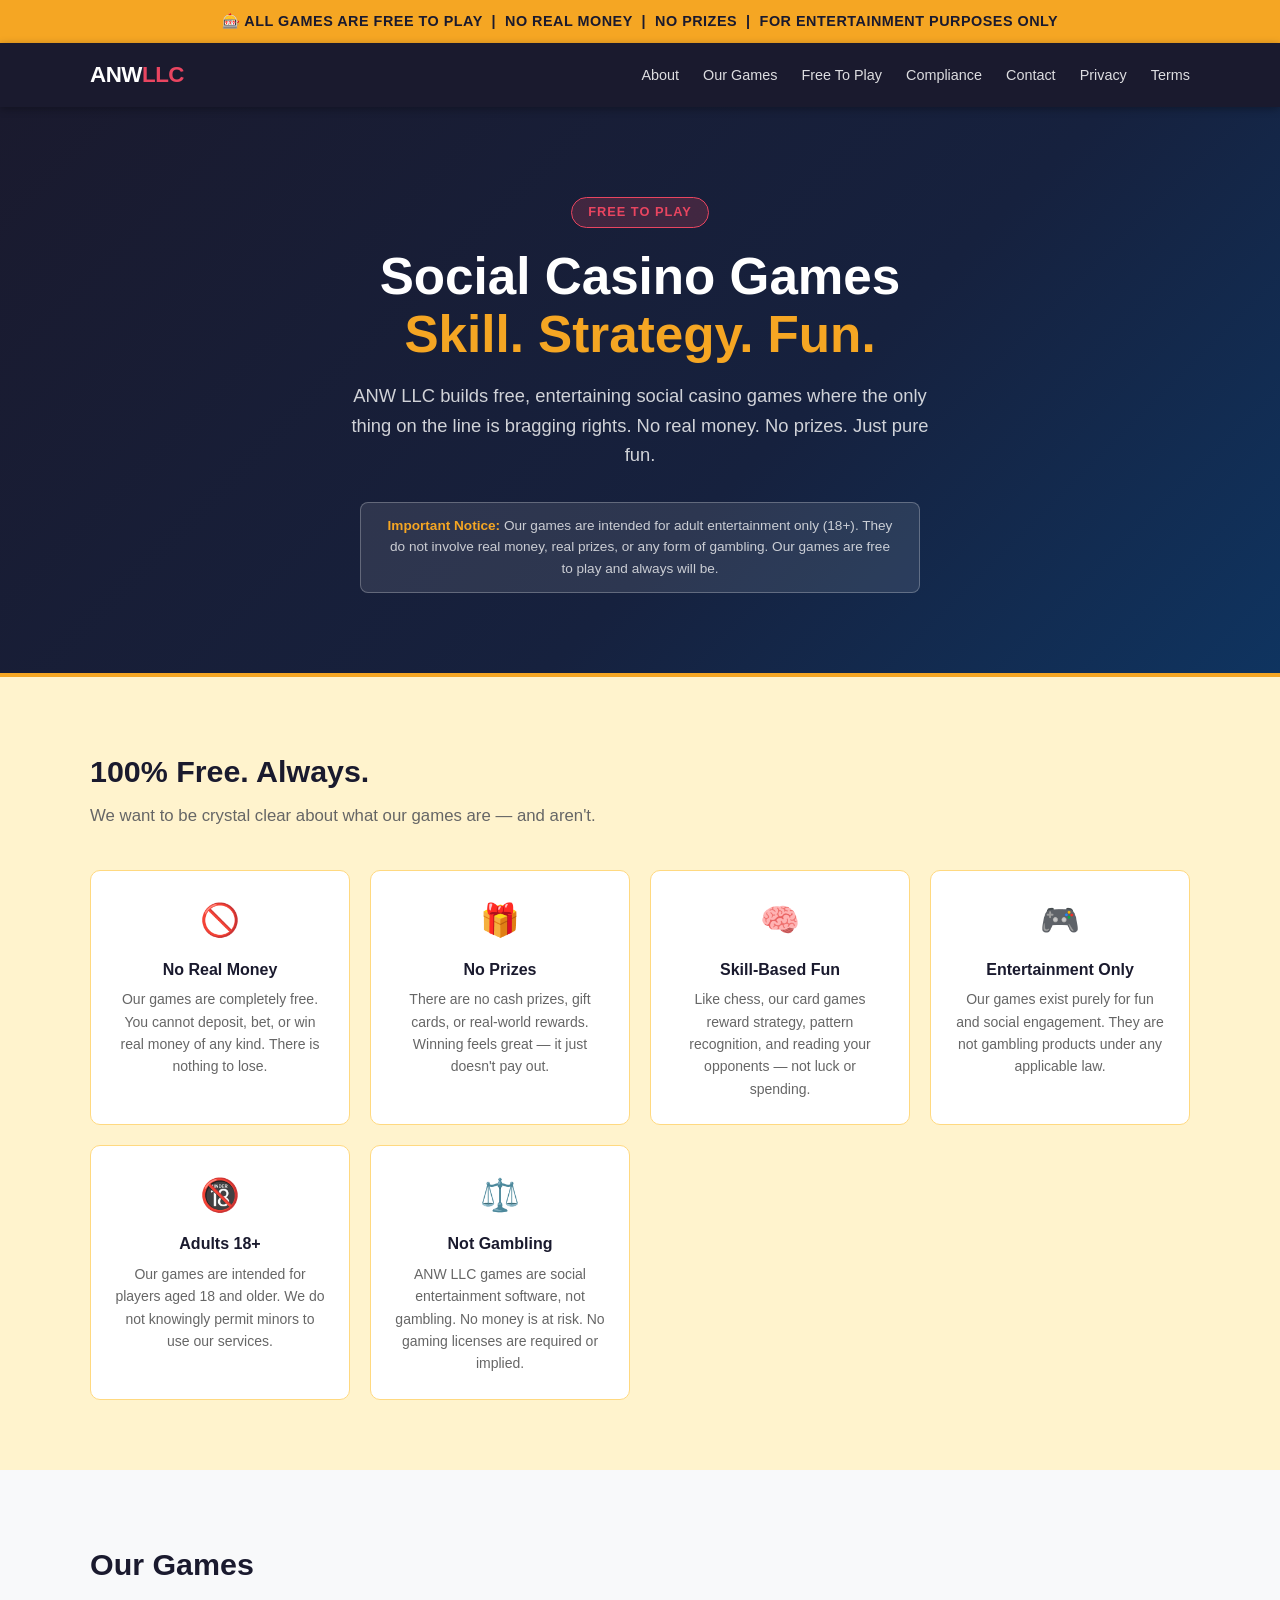
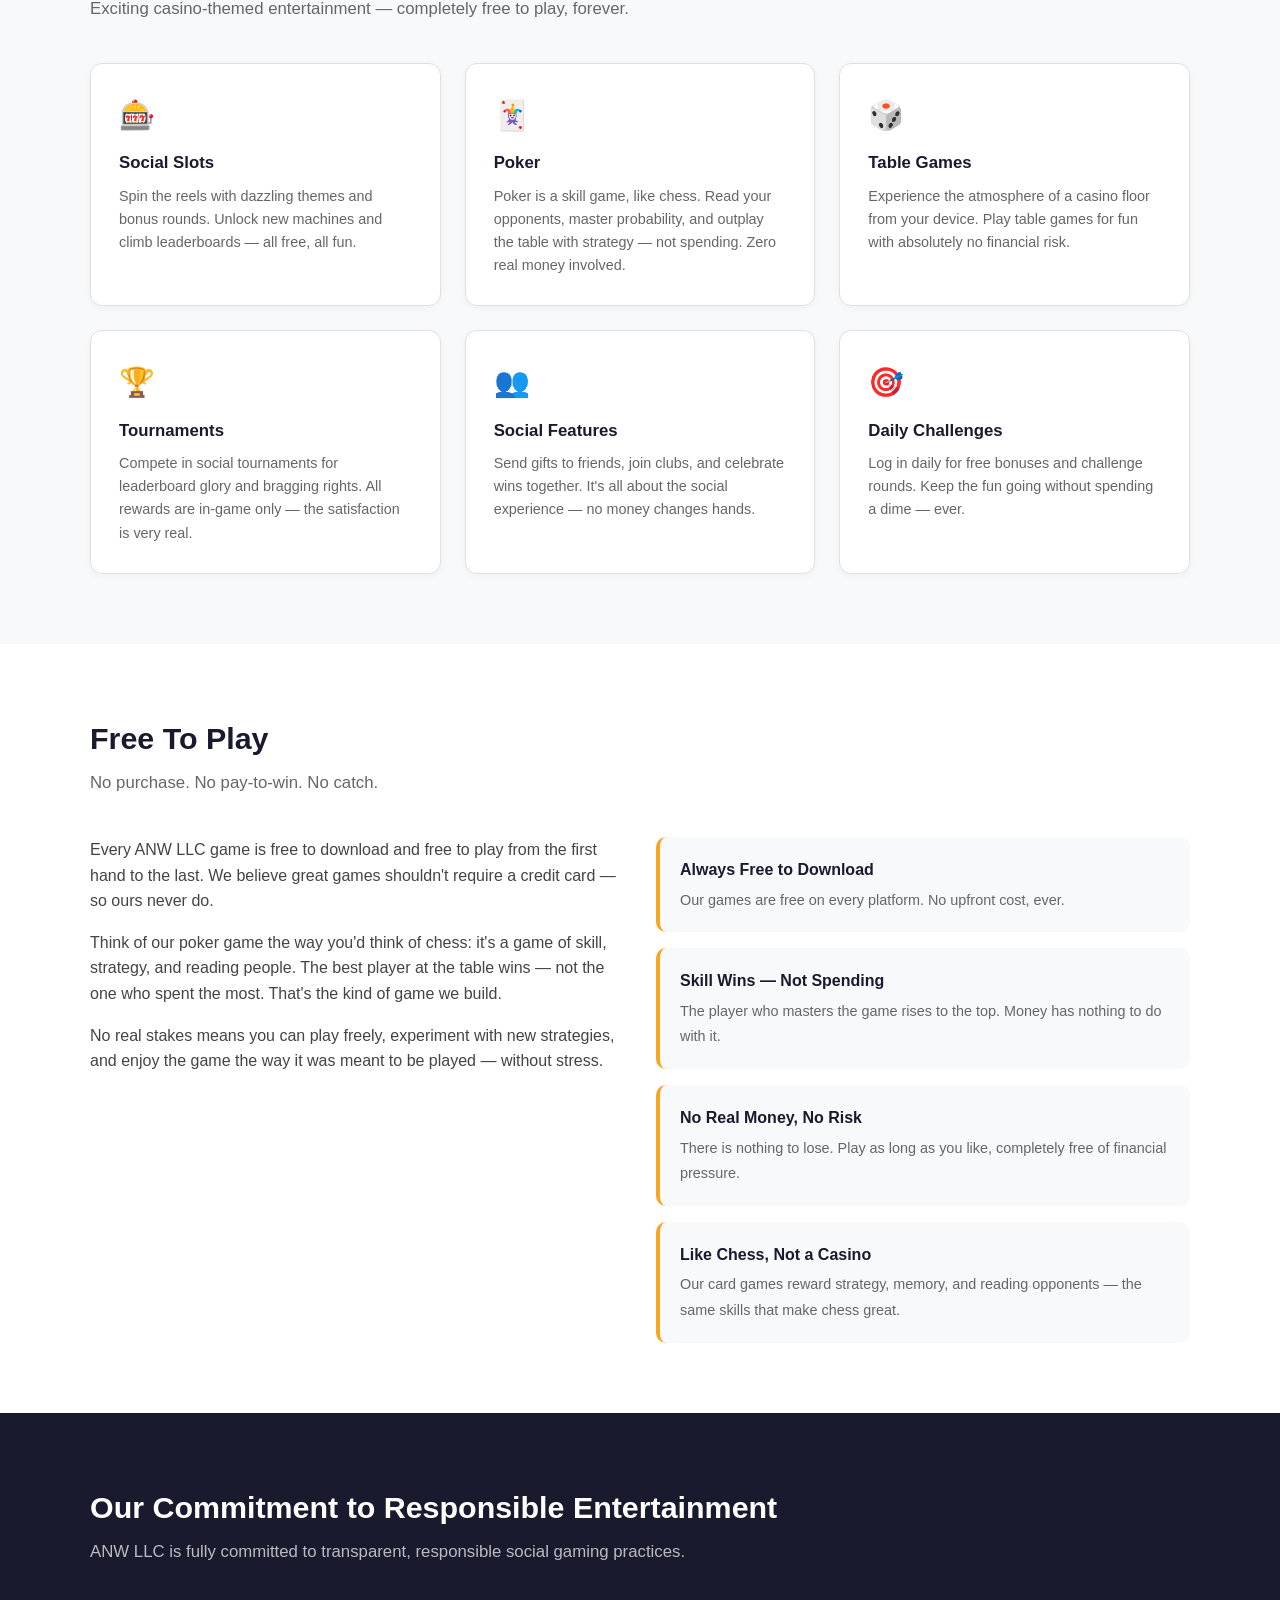
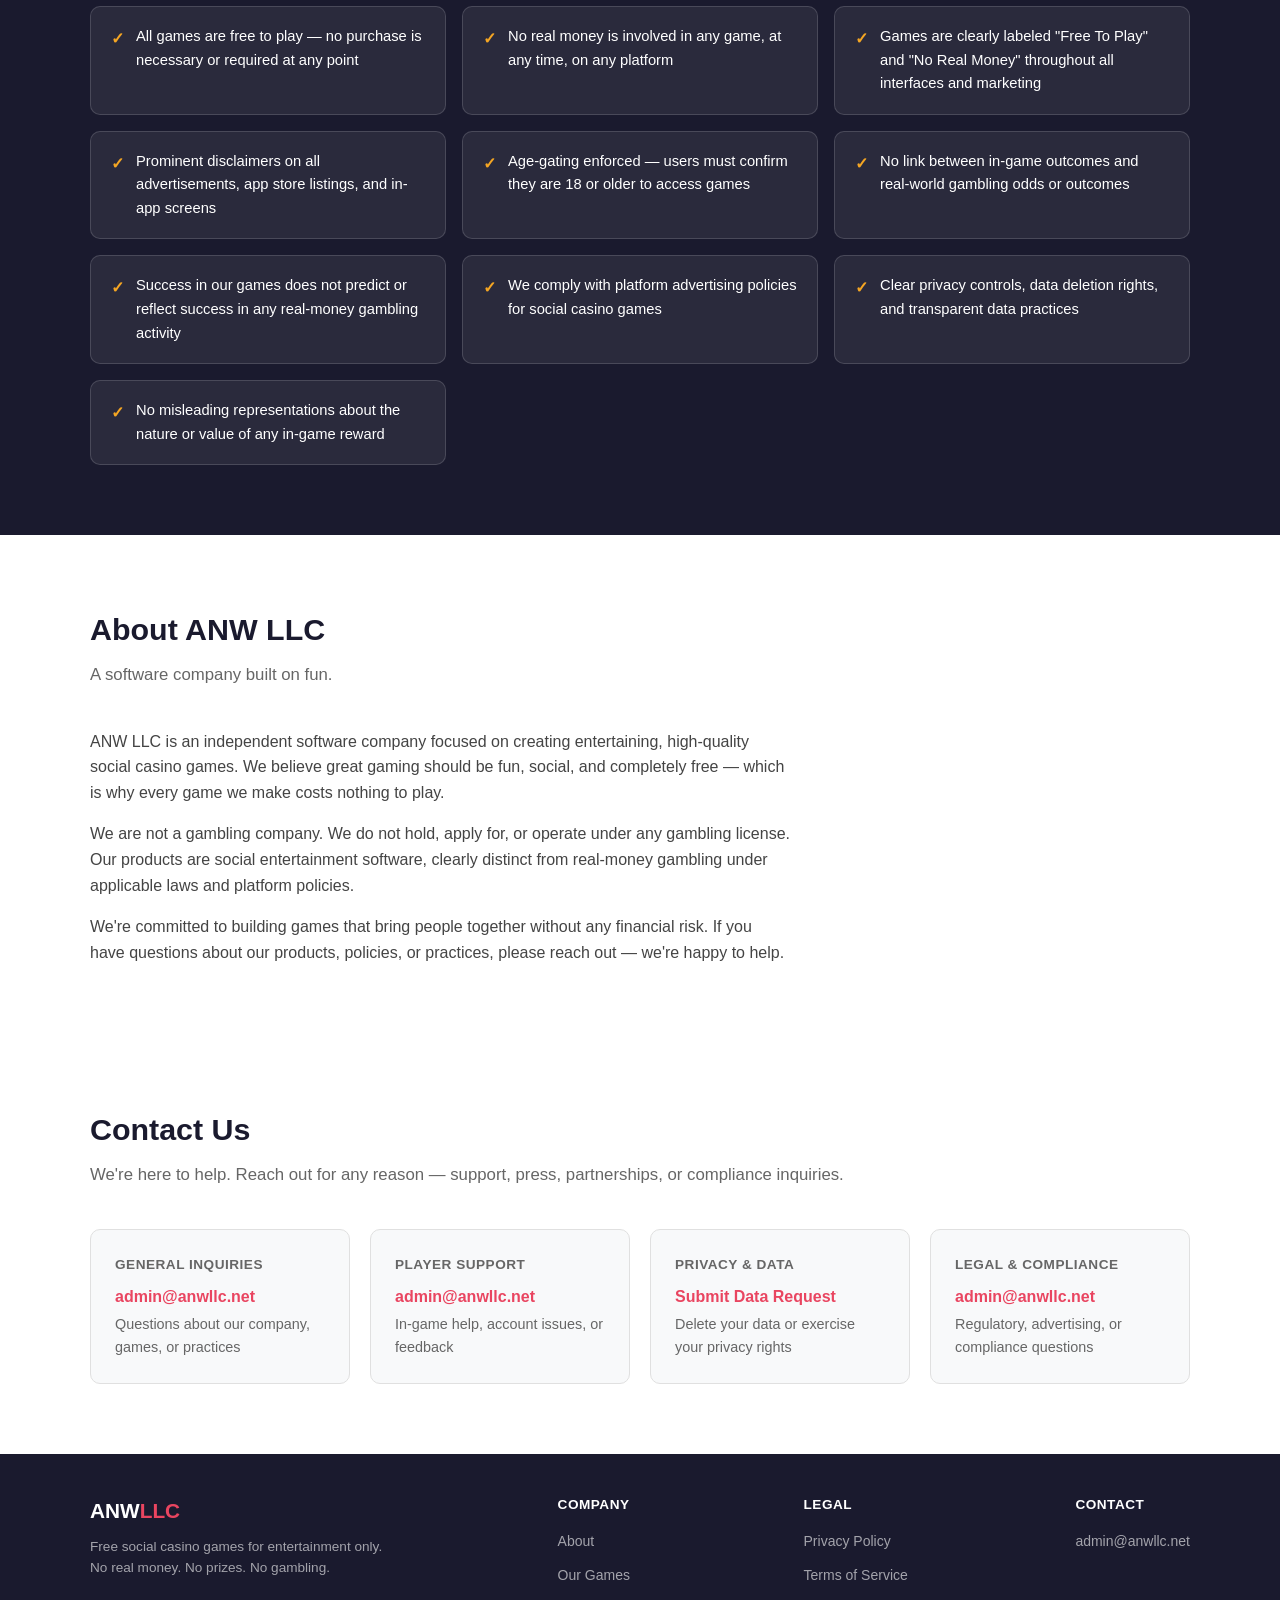
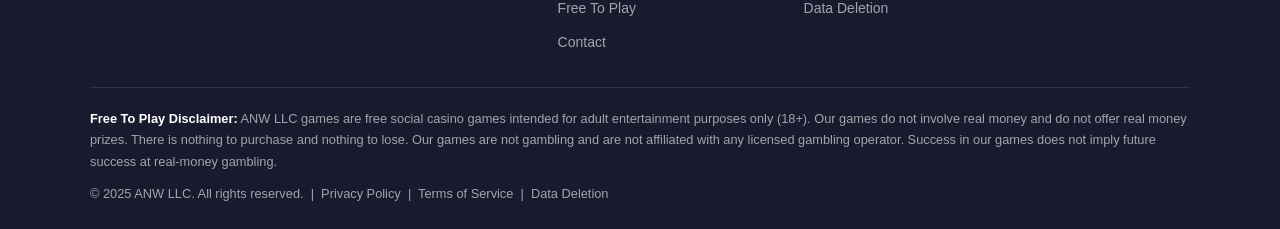
<file: index.html>
<!DOCTYPE html>
<html lang="en">
<head>
  <meta charset="UTF-8" />
  <meta name="viewport" content="width=device-width, initial-scale=1.0" />
  <title>ANW LLC — Free Social Casino Games</title>
  <meta name="description" content="ANW LLC makes free social casino-style games. No real money, no prizes, no gambling. Skill-based card games and social entertainment for adults 18+." />
  <link rel="stylesheet" href="styles.css" />
</head>
<body>

<div class="play-money-bar">
  🎰 ALL GAMES ARE FREE TO PLAY &nbsp;|&nbsp; NO REAL MONEY &nbsp;|&nbsp; NO PRIZES &nbsp;|&nbsp; FOR ENTERTAINMENT PURPOSES ONLY
</div>

<nav>
  <div class="nav-inner">
    <a href="index.html" class="nav-logo">ANW<span>LLC</span></a>
    <ul class="nav-links">
      <li><a href="#about">About</a></li>
      <li><a href="#games">Our Games</a></li>
      <li><a href="#free-to-play">Free To Play</a></li>
      <li><a href="#compliance">Compliance</a></li>
      <li><a href="#contact">Contact</a></li>
      <li><a href="privacy-policy.html">Privacy</a></li>
      <li><a href="terms.html">Terms</a></li>
    </ul>
  </div>
</nav>

<!-- HERO -->
<section class="hero">
  <div class="hero-inner">
    <div class="hero-badge">Free To Play</div>
    <h1>Social Casino Games<br /><em>Skill. Strategy. Fun.</em></h1>
    <p>ANW LLC builds free, entertaining social casino games where the only thing on the line is bragging rights. No real money. No prizes. Just pure fun.</p>
    <div class="hero-disclaimer">
      <strong>Important Notice:</strong> Our games are intended for adult entertainment only (18+). They do not involve real money, real prizes, or any form of gambling. Our games are free to play and always will be.
    </div>
  </div>
</section>

<!-- PLAY MONEY DISCLAIMER CARDS -->
<section class="disclaimer-section" id="about">
  <div class="section-inner">
    <h2 class="section-title">100% Free. Always.</h2>
    <p class="section-sub">We want to be crystal clear about what our games are — and aren't.</p>
    <div class="disclaimer-grid">
      <div class="disclaimer-card">
        <div class="disclaimer-icon">🚫</div>
        <h3>No Real Money</h3>
        <p>Our games are completely free. You cannot deposit, bet, or win real money of any kind. There is nothing to lose.</p>
      </div>
      <div class="disclaimer-card">
        <div class="disclaimer-icon">🎁</div>
        <h3>No Prizes</h3>
        <p>There are no cash prizes, gift cards, or real-world rewards. Winning feels great — it just doesn't pay out.</p>
      </div>
      <div class="disclaimer-card">
        <div class="disclaimer-icon">🧠</div>
        <h3>Skill-Based Fun</h3>
        <p>Like chess, our card games reward strategy, pattern recognition, and reading your opponents — not luck or spending.</p>
      </div>
      <div class="disclaimer-card">
        <div class="disclaimer-icon">🎮</div>
        <h3>Entertainment Only</h3>
        <p>Our games exist purely for fun and social engagement. They are not gambling products under any applicable law.</p>
      </div>
      <div class="disclaimer-card">
        <div class="disclaimer-icon">🔞</div>
        <h3>Adults 18+</h3>
        <p>Our games are intended for players aged 18 and older. We do not knowingly permit minors to use our services.</p>
      </div>
      <div class="disclaimer-card">
        <div class="disclaimer-icon">⚖️</div>
        <h3>Not Gambling</h3>
        <p>ANW LLC games are social entertainment software, not gambling. No money is at risk. No gaming licenses are required or implied.</p>
      </div>
    </div>
  </div>
</section>

<!-- OUR GAMES -->
<section class="features-section" id="games">
  <div class="section-inner">
    <h2 class="section-title">Our Games</h2>
    <p class="section-sub">Exciting casino-themed entertainment — completely free to play, forever.</p>
    <div class="features-grid">
      <div class="feature-card">
        <div class="feature-icon">🎰</div>
        <h3>Social Slots</h3>
        <p>Spin the reels with dazzling themes and bonus rounds. Unlock new machines and climb leaderboards — all free, all fun.</p>
      </div>
      <div class="feature-card">
        <div class="feature-icon">🃏</div>
        <h3>Poker</h3>
        <p>Poker is a skill game, like chess. Read your opponents, master probability, and outplay the table with strategy — not spending. Zero real money involved.</p>
      </div>
      <div class="feature-card">
        <div class="feature-icon">🎲</div>
        <h3>Table Games</h3>
        <p>Experience the atmosphere of a casino floor from your device. Play table games for fun with absolutely no financial risk.</p>
      </div>
      <div class="feature-card">
        <div class="feature-icon">🏆</div>
        <h3>Tournaments</h3>
        <p>Compete in social tournaments for leaderboard glory and bragging rights. All rewards are in-game only — the satisfaction is very real.</p>
      </div>
      <div class="feature-card">
        <div class="feature-icon">👥</div>
        <h3>Social Features</h3>
        <p>Send gifts to friends, join clubs, and celebrate wins together. It's all about the social experience — no money changes hands.</p>
      </div>
      <div class="feature-card">
        <div class="feature-icon">🎯</div>
        <h3>Daily Challenges</h3>
        <p>Log in daily for free bonuses and challenge rounds. Keep the fun going without spending a dime — ever.</p>
      </div>
    </div>
  </div>
</section>

<!-- FREE TO PLAY -->
<section style="background:#fff; padding: 70px 24px;" id="free-to-play">
  <div class="section-inner">
    <h2 class="section-title">Free To Play</h2>
    <p class="section-sub">No purchase. No pay-to-win. No catch.</p>
    <div style="display:grid; grid-template-columns: repeat(auto-fit, minmax(280px, 1fr)); gap: 32px; max-width: var(--max-w); margin-top:8px;">
      <div>
        <p style="font-size:1rem; color:#444; margin-bottom:16px;">Every ANW LLC game is free to download and free to play from the first hand to the last. We believe great games shouldn't require a credit card — so ours never do.</p>
        <p style="font-size:1rem; color:#444; margin-bottom:16px;">Think of our poker game the way you'd think of chess: it's a game of skill, strategy, and reading people. The best player at the table wins — not the one who spent the most. That's the kind of game we build.</p>
        <p style="font-size:1rem; color:#444;">No real stakes means you can play freely, experiment with new strategies, and enjoy the game the way it was meant to be played — without stress.</p>
      </div>
      <div style="display:flex; flex-direction:column; gap:16px;">
        <div style="background:#f8f9fa; border-radius:10px; padding:20px; border-left:4px solid var(--accent2);">
          <strong style="display:block; margin-bottom:4px; color:var(--primary);">Always Free to Download</strong>
          <span style="font-size:0.9rem; color:#666;">Our games are free on every platform. No upfront cost, ever.</span>
        </div>
        <div style="background:#f8f9fa; border-radius:10px; padding:20px; border-left:4px solid var(--accent2);">
          <strong style="display:block; margin-bottom:4px; color:var(--primary);">Skill Wins — Not Spending</strong>
          <span style="font-size:0.9rem; color:#666;">The player who masters the game rises to the top. Money has nothing to do with it.</span>
        </div>
        <div style="background:#f8f9fa; border-radius:10px; padding:20px; border-left:4px solid var(--accent2);">
          <strong style="display:block; margin-bottom:4px; color:var(--primary);">No Real Money, No Risk</strong>
          <span style="font-size:0.9rem; color:#666;">There is nothing to lose. Play as long as you like, completely free of financial pressure.</span>
        </div>
        <div style="background:#f8f9fa; border-radius:10px; padding:20px; border-left:4px solid var(--accent2);">
          <strong style="display:block; margin-bottom:4px; color:var(--primary);">Like Chess, Not a Casino</strong>
          <span style="font-size:0.9rem; color:#666;">Our card games reward strategy, memory, and reading opponents — the same skills that make chess great.</span>
        </div>
      </div>
    </div>
  </div>
</section>

<!-- ADVERTISING COMPLIANCE -->
<section class="compliance-section" id="compliance">
  <div class="section-inner">
    <h2 class="section-title">Our Commitment to Responsible Entertainment</h2>
    <p class="section-sub">ANW LLC is fully committed to transparent, responsible social gaming practices.</p>
    <ul class="compliance-list">
      <li>All games are free to play — no purchase is necessary or required at any point</li>
      <li>No real money is involved in any game, at any time, on any platform</li>
      <li>Games are clearly labeled "Free To Play" and "No Real Money" throughout all interfaces and marketing</li>
      <li>Prominent disclaimers on all advertisements, app store listings, and in-app screens</li>
      <li>Age-gating enforced — users must confirm they are 18 or older to access games</li>
      <li>No link between in-game outcomes and real-world gambling odds or outcomes</li>
      <li>Success in our games does not predict or reflect success in any real-money gambling activity</li>
      <li>We comply with platform advertising policies for social casino games</li>
      <li>Clear privacy controls, data deletion rights, and transparent data practices</li>
      <li>No misleading representations about the nature or value of any in-game reward</li>
    </ul>
  </div>
</section>

<!-- ABOUT THE COMPANY -->
<section style="background:#fff; padding: 70px 24px;">
  <div class="section-inner">
    <h2 class="section-title">About ANW LLC</h2>
    <p class="section-sub">A software company built on fun.</p>
    <div style="max-width:700px;">
      <p style="font-size:1rem; color:#444; margin-bottom:16px;">ANW LLC is an independent software company focused on creating entertaining, high-quality social casino games. We believe great gaming should be fun, social, and completely free — which is why every game we make costs nothing to play.</p>
      <p style="font-size:1rem; color:#444; margin-bottom:16px;">We are not a gambling company. We do not hold, apply for, or operate under any gambling license. Our products are social entertainment software, clearly distinct from real-money gambling under applicable laws and platform policies.</p>
      <p style="font-size:1rem; color:#444;">We're committed to building games that bring people together without any financial risk. If you have questions about our products, policies, or practices, please reach out — we're happy to help.</p>
    </div>
  </div>
</section>

<!-- CONTACT -->
<section class="contact-section" id="contact">
  <div class="section-inner">
    <h2 class="section-title">Contact Us</h2>
    <p class="section-sub">We're here to help. Reach out for any reason — support, press, partnerships, or compliance inquiries.</p>
    <div class="contact-grid">
      <div class="contact-card">
        <h3>General Inquiries</h3>
        <a href="mailto:admin@anwllc.net">admin@anwllc.net</a>
        <p>Questions about our company, games, or practices</p>
      </div>
      <div class="contact-card">
        <h3>Player Support</h3>
        <a href="mailto:admin@anwllc.net">admin@anwllc.net</a>
        <p>In-game help, account issues, or feedback</p>
      </div>
      <div class="contact-card">
        <h3>Privacy &amp; Data</h3>
        <a href="data-deletion.html">Submit Data Request</a>
        <p>Delete your data or exercise your privacy rights</p>
      </div>
      <div class="contact-card">
        <h3>Legal &amp; Compliance</h3>
        <a href="mailto:admin@anwllc.net">admin@anwllc.net</a>
        <p>Regulatory, advertising, or compliance questions</p>
      </div>
    </div>
  </div>
</section>

<!-- FOOTER -->
<footer>
  <div class="footer-inner">
    <div class="footer-top">
      <div class="footer-brand">
        <h2>ANW<span>LLC</span></h2>
        <p>Free social casino games for entertainment only. No real money. No prizes. No gambling.</p>
      </div>
      <div class="footer-links">
        <h4>Company</h4>
        <ul>
          <li><a href="#about">About</a></li>
          <li><a href="#games">Our Games</a></li>
          <li><a href="#free-to-play">Free To Play</a></li>
          <li><a href="#contact">Contact</a></li>
        </ul>
      </div>
      <div class="footer-links">
        <h4>Legal</h4>
        <ul>
          <li><a href="privacy-policy.html">Privacy Policy</a></li>
          <li><a href="terms.html">Terms of Service</a></li>
          <li><a href="data-deletion.html">Data Deletion</a></li>
        </ul>
      </div>
      <div class="footer-links">
        <h4>Contact</h4>
        <ul>
          <li><a href="mailto:admin@anwllc.net">admin@anwllc.net</a></li>
        </ul>
      </div>
    </div>
    <div class="footer-disclaimer">
      <p><strong style="color:#fff;">Free To Play Disclaimer:</strong> ANW LLC games are free social casino games intended for adult entertainment purposes only (18+). Our games do not involve real money and do not offer real money prizes. There is nothing to purchase and nothing to lose. Our games are not gambling and are not affiliated with any licensed gambling operator. Success in our games does not imply future success at real-money gambling.</p>
      <p style="margin-top:10px;">© 2025 ANW LLC. All rights reserved. &nbsp;|&nbsp; <a href="privacy-policy.html" style="color:rgba(255,255,255,0.6);">Privacy Policy</a> &nbsp;|&nbsp; <a href="terms.html" style="color:rgba(255,255,255,0.6);">Terms of Service</a> &nbsp;|&nbsp; <a href="data-deletion.html" style="color:rgba(255,255,255,0.6);">Data Deletion</a></p>
    </div>
  </div>
</footer>

</body>
</html>
</file>
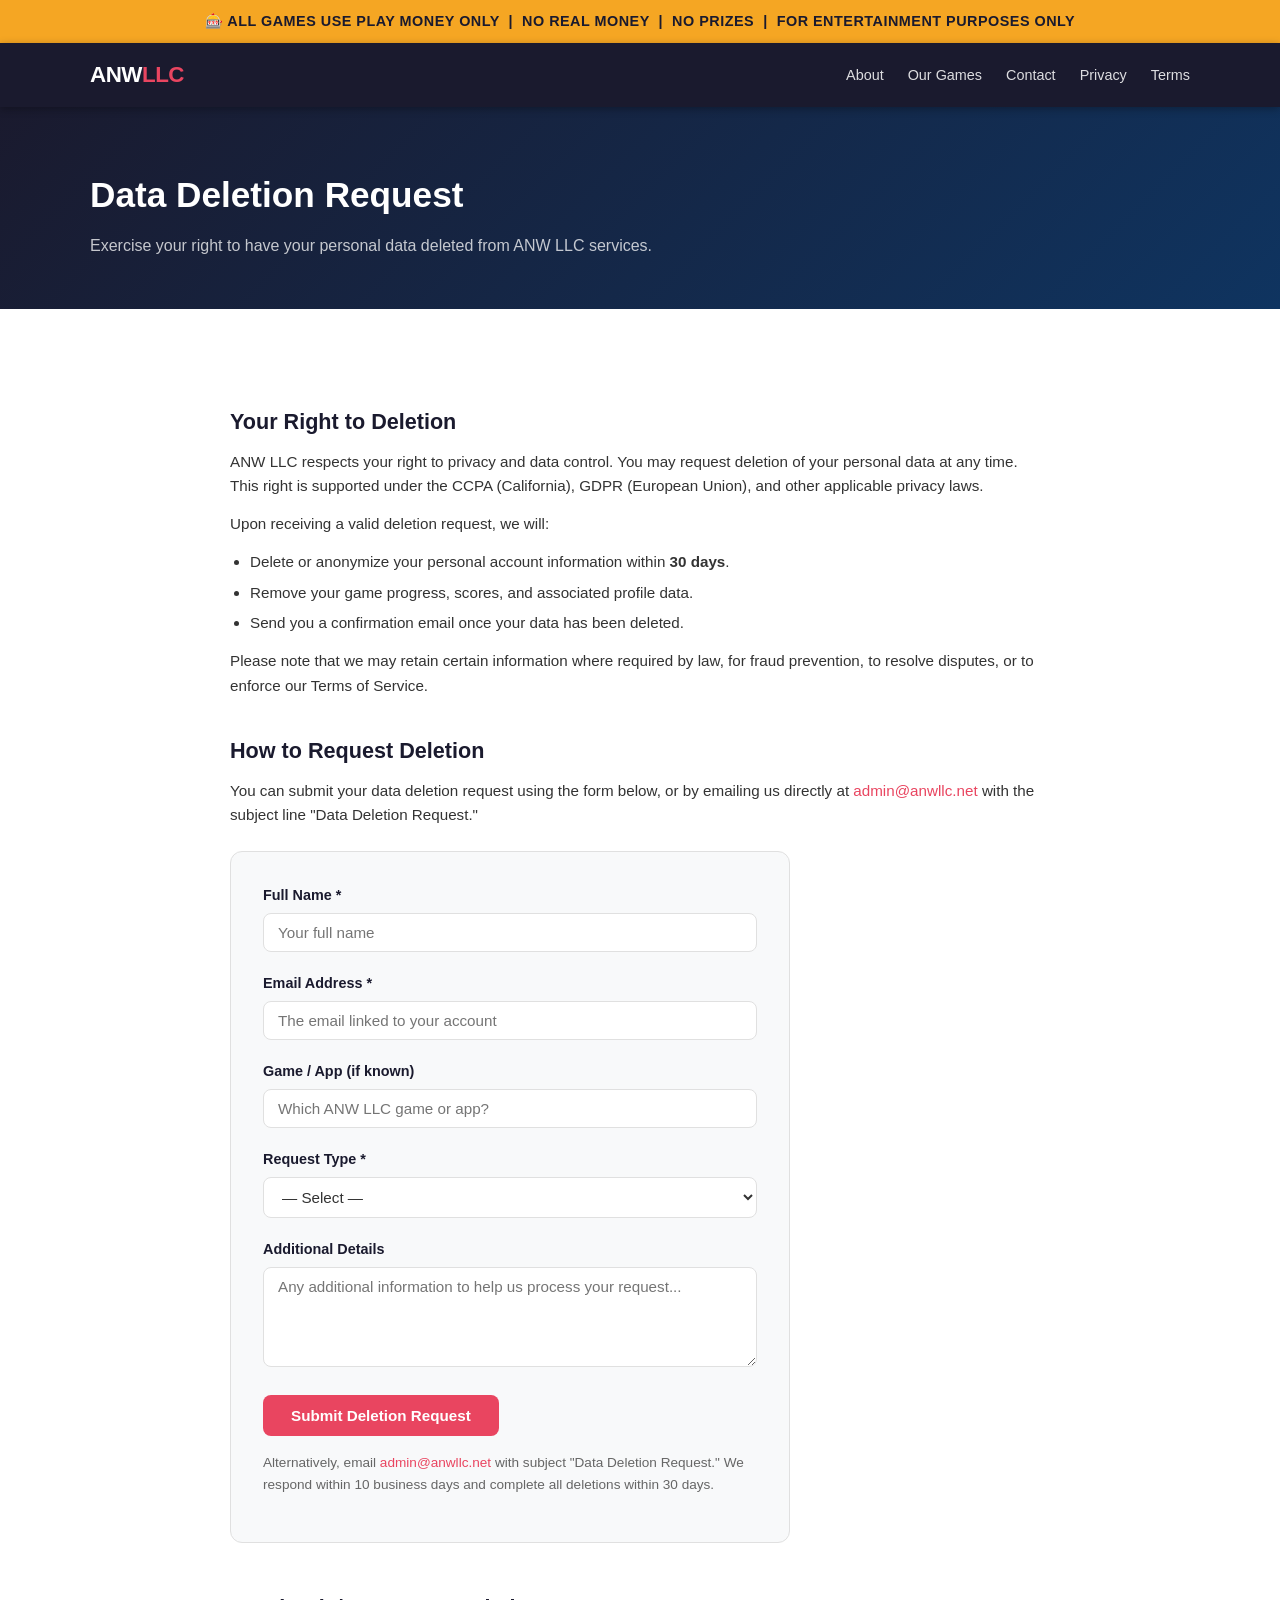
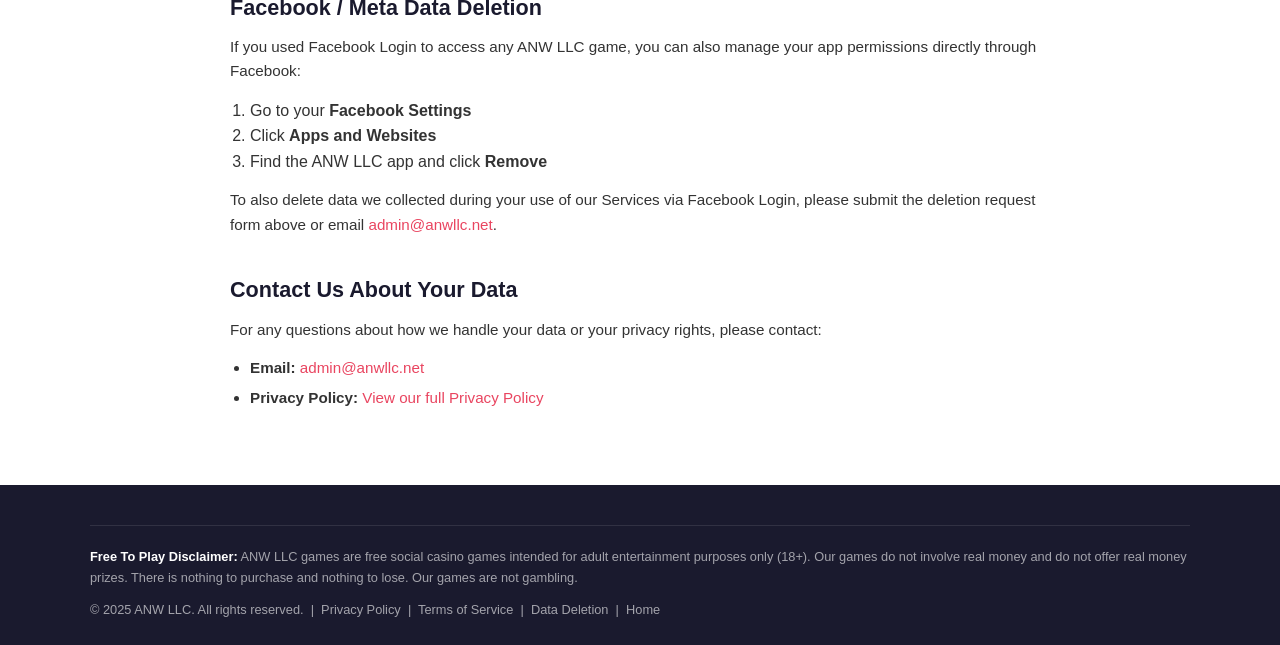
<file: data-deletion.html>
<!DOCTYPE html>
<html lang="en">
<head>
  <meta charset="UTF-8" />
  <meta name="viewport" content="width=device-width, initial-scale=1.0" />
  <title>Data Deletion Request — ANW LLC</title>
  <meta name="description" content="Request deletion of your personal data from ANW LLC services." />
  <link rel="stylesheet" href="styles.css" />
</head>
<body>

<div class="play-money-bar">
  🎰 ALL GAMES USE PLAY MONEY ONLY &nbsp;|&nbsp; NO REAL MONEY &nbsp;|&nbsp; NO PRIZES &nbsp;|&nbsp; FOR ENTERTAINMENT PURPOSES ONLY
</div>

<nav>
  <div class="nav-inner">
    <a href="index.html" class="nav-logo">ANW<span>LLC</span></a>
    <ul class="nav-links">
      <li><a href="index.html#about">About</a></li>
      <li><a href="index.html#games">Our Games</a></li>
      <li><a href="index.html#contact">Contact</a></li>
      <li><a href="privacy-policy.html">Privacy</a></li>
      <li><a href="terms.html">Terms</a></li>
    </ul>
  </div>
</nav>

<div class="page-header">
  <div class="page-header-inner">
    <h1>Data Deletion Request</h1>
    <p>Exercise your right to have your personal data deleted from ANW LLC services.</p>
  </div>
</div>

<div class="content-page">
  <div class="content-inner">
    <h2>Your Right to Deletion</h2>
    <p>ANW LLC respects your right to privacy and data control. You may request deletion of your personal data at any time. This right is supported under the CCPA (California), GDPR (European Union), and other applicable privacy laws.</p>

    <p>Upon receiving a valid deletion request, we will:</p>
    <ul>
      <li>Delete or anonymize your personal account information within <strong>30 days</strong>.</li>
      <li>Remove your game progress, scores, and associated profile data.</li>
      <li>Send you a confirmation email once your data has been deleted.</li>
    </ul>

    <p>Please note that we may retain certain information where required by law, for fraud prevention, to resolve disputes, or to enforce our Terms of Service.</p>

    <h2>How to Request Deletion</h2>
    <p>You can submit your data deletion request using the form below, or by emailing us directly at <a href="mailto:admin@anwllc.net">admin@anwllc.net</a> with the subject line "Data Deletion Request."</p>

    <div class="deletion-form">
      <form action="mailto:admin@anwllc.net" method="post" enctype="text/plain">
        <div class="form-group">
          <label for="name">Full Name *</label>
          <input type="text" id="name" name="name" required placeholder="Your full name" />
        </div>
        <div class="form-group">
          <label for="email">Email Address *</label>
          <input type="email" id="email" name="email" required placeholder="The email linked to your account" />
        </div>
        <div class="form-group">
          <label for="game">Game / App (if known)</label>
          <input type="text" id="game" name="game" placeholder="Which ANW LLC game or app?" />
        </div>
        <div class="form-group">
          <label for="request_type">Request Type *</label>
          <select id="request_type" name="request_type" required>
            <option value="">— Select —</option>
            <option value="delete_account">Delete My Account and All Data</option>
            <option value="delete_partial">Delete Specific Data (describe below)</option>
            <option value="access">Access / Export My Data</option>
            <option value="other">Other Privacy Request</option>
          </select>
        </div>
        <div class="form-group">
          <label for="details">Additional Details</label>
          <textarea id="details" name="details" placeholder="Any additional information to help us process your request..."></textarea>
        </div>
        <button type="submit" class="btn">Submit Deletion Request</button>
      </form>
      <p style="margin-top:16px; font-size:0.85rem; color:#666;">Alternatively, email <a href="mailto:admin@anwllc.net">admin@anwllc.net</a> with subject "Data Deletion Request." We respond within 10 business days and complete all deletions within 30 days.</p>
    </div>

    <h2 style="margin-top:48px;">Facebook / Meta Data Deletion</h2>
    <p>If you used Facebook Login to access any ANW LLC game, you can also manage your app permissions directly through Facebook:</p>
    <ol style="margin: 0 0 14px 20px;">
      <li>Go to your <strong>Facebook Settings</strong></li>
      <li>Click <strong>Apps and Websites</strong></li>
      <li>Find the ANW LLC app and click <strong>Remove</strong></li>
    </ol>
    <p>To also delete data we collected during your use of our Services via Facebook Login, please submit the deletion request form above or email <a href="mailto:admin@anwllc.net">admin@anwllc.net</a>.</p>

    <h2>Contact Us About Your Data</h2>
    <p>For any questions about how we handle your data or your privacy rights, please contact:</p>
    <ul>
      <li><strong>Email:</strong> <a href="mailto:admin@anwllc.net">admin@anwllc.net</a></li>
      <li><strong>Privacy Policy:</strong> <a href="privacy-policy.html">View our full Privacy Policy</a></li>
    </ul>
  </div>
</div>

<footer>
  <div class="footer-inner">
    <div class="footer-disclaimer">
      <p><strong style="color:#fff;">Free To Play Disclaimer:</strong> ANW LLC games are free social casino games intended for adult entertainment purposes only (18+). Our games do not involve real money and do not offer real money prizes. There is nothing to purchase and nothing to lose. Our games are not gambling.</p>
      <p style="margin-top:10px;">© 2025 ANW LLC. All rights reserved. &nbsp;|&nbsp; <a href="privacy-policy.html" style="color:rgba(255,255,255,0.6);">Privacy Policy</a> &nbsp;|&nbsp; <a href="terms.html" style="color:rgba(255,255,255,0.6);">Terms of Service</a> &nbsp;|&nbsp; <a href="data-deletion.html" style="color:rgba(255,255,255,0.6);">Data Deletion</a> &nbsp;|&nbsp; <a href="index.html" style="color:rgba(255,255,255,0.6);">Home</a></p>
    </div>
  </div>
</footer>

</body>
</html>
</file>
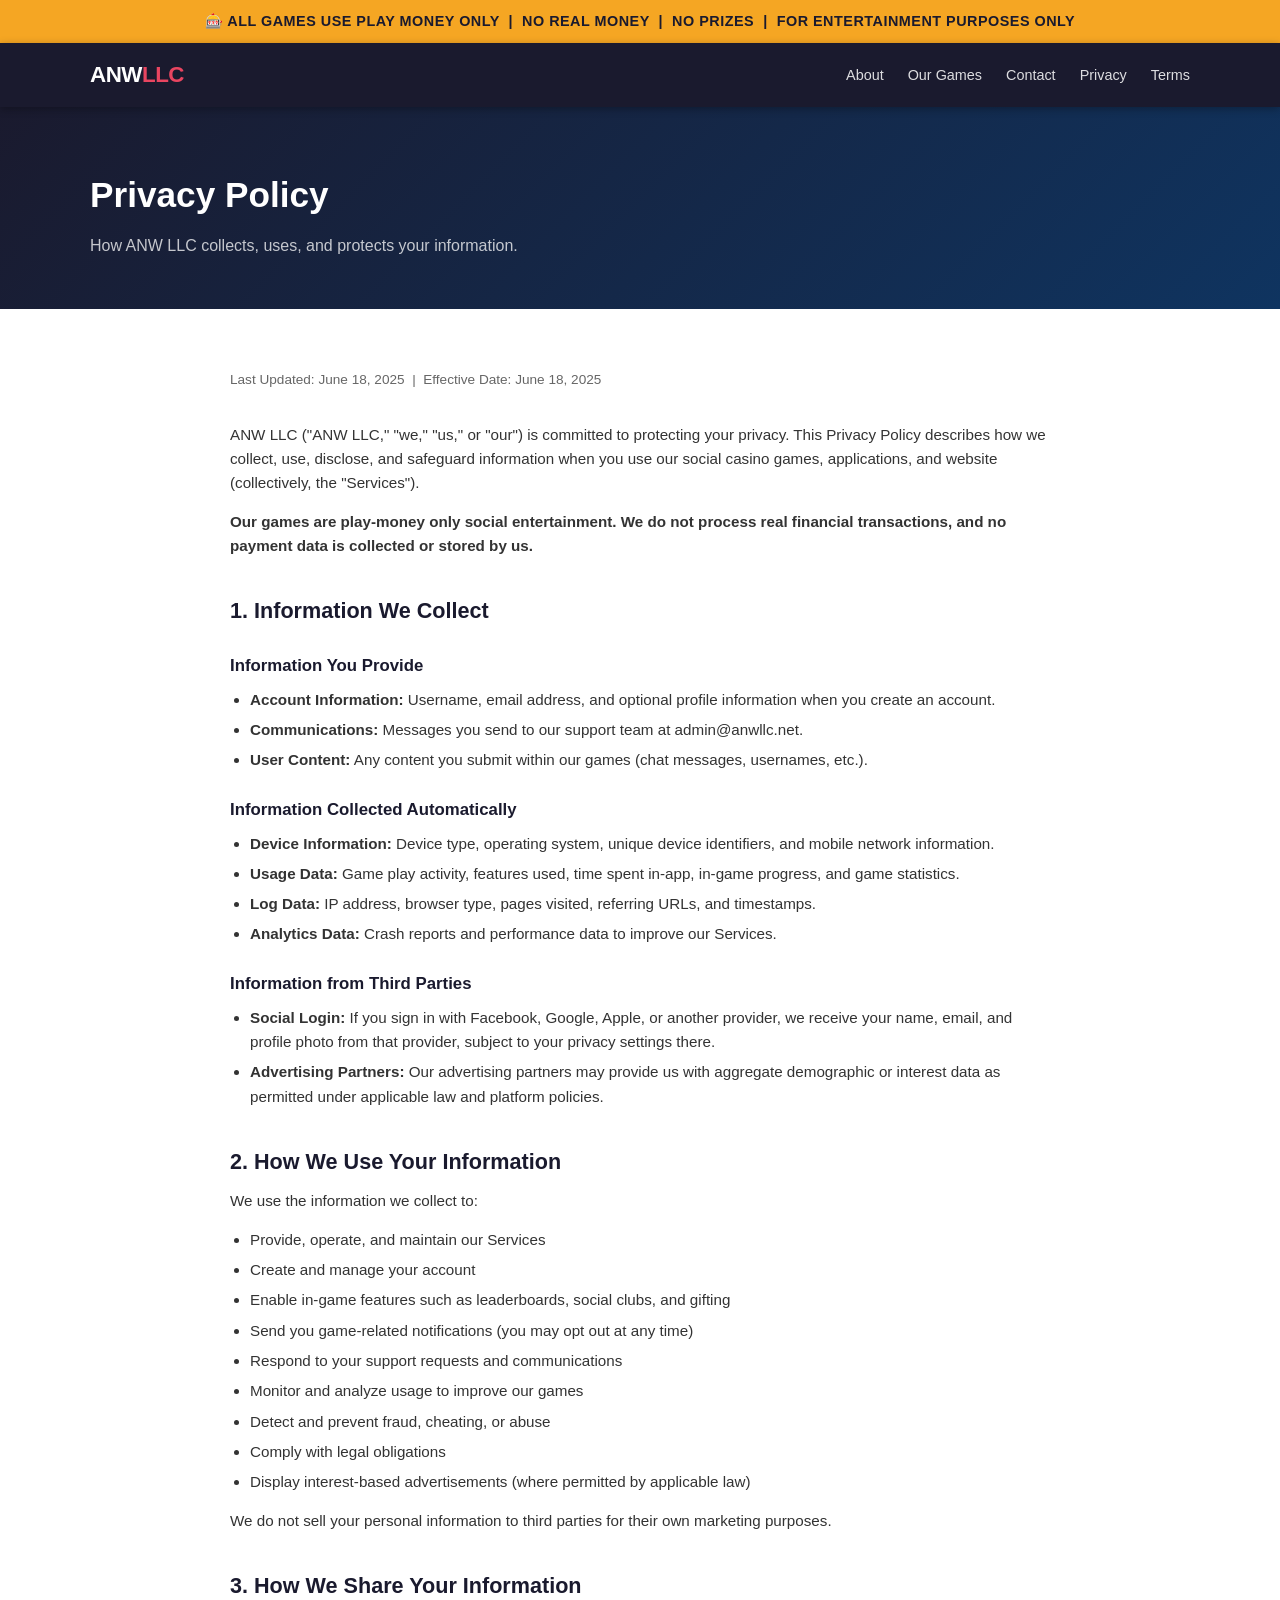
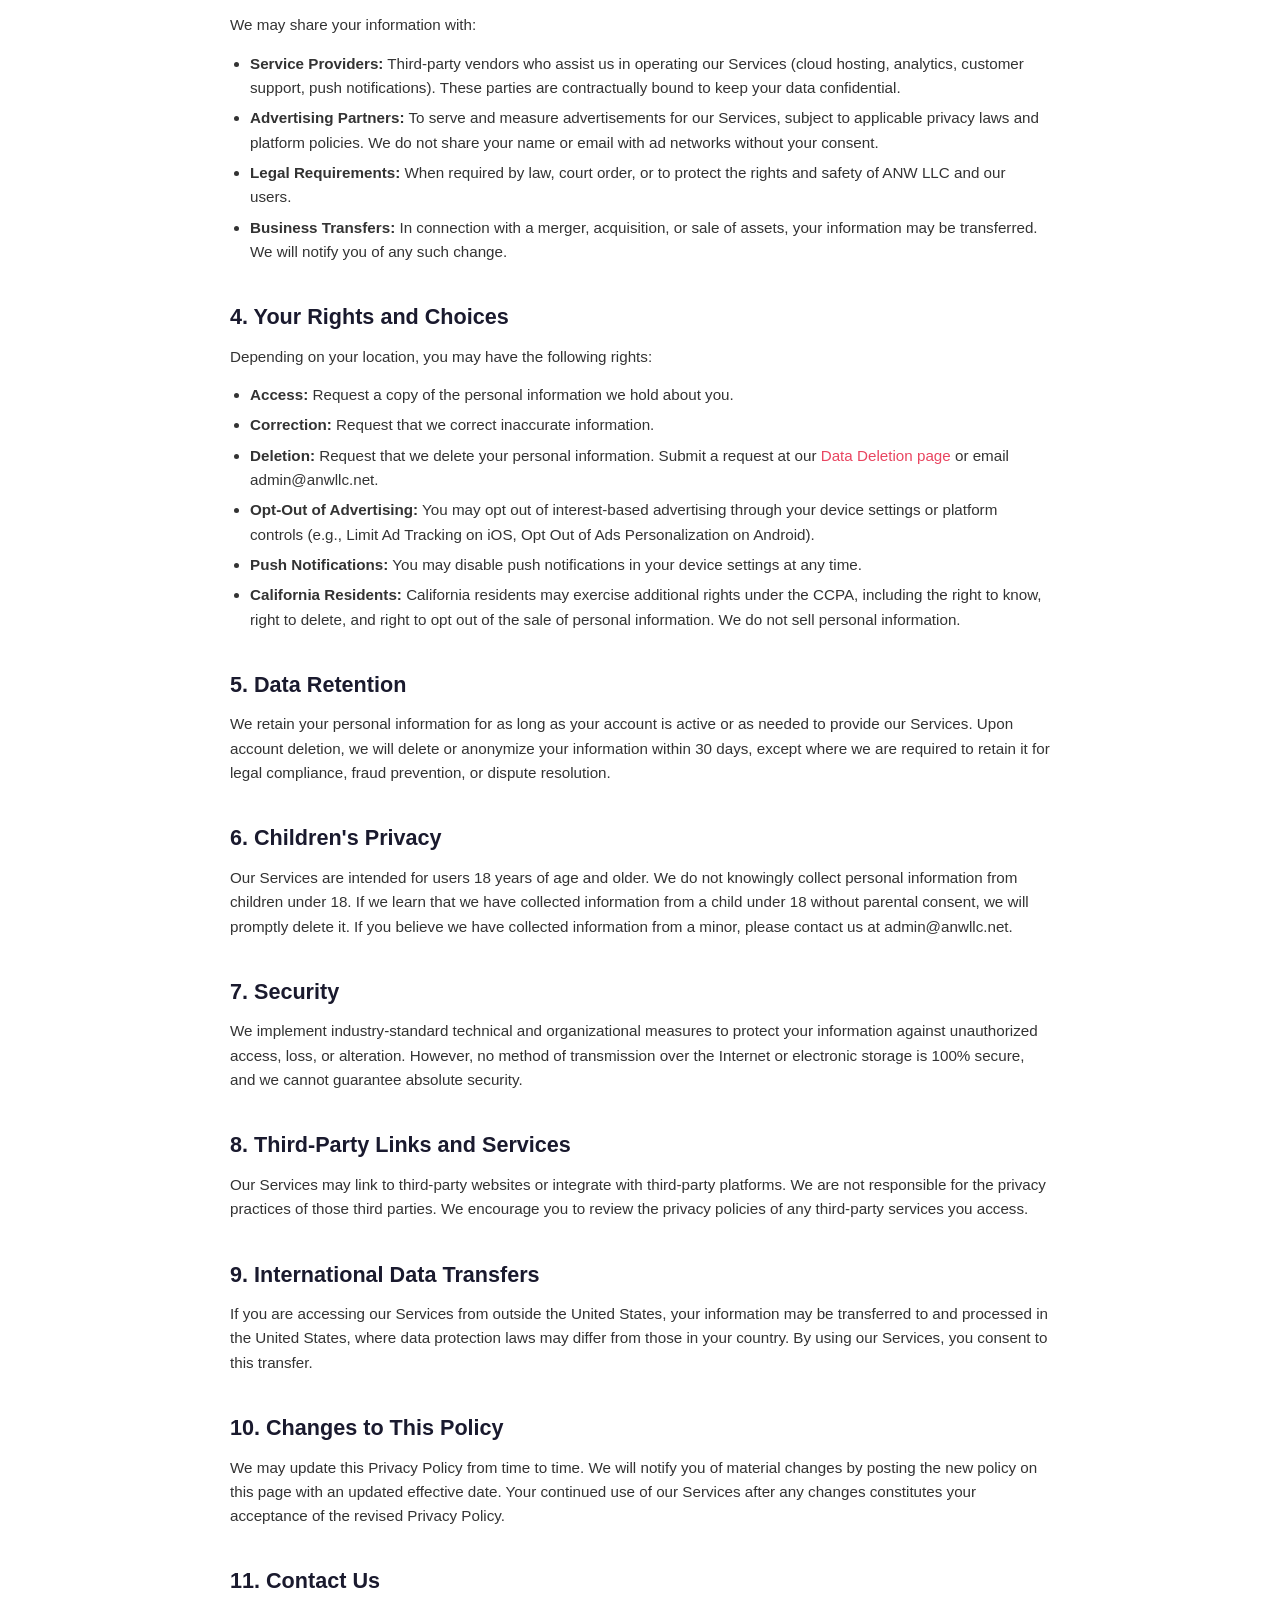
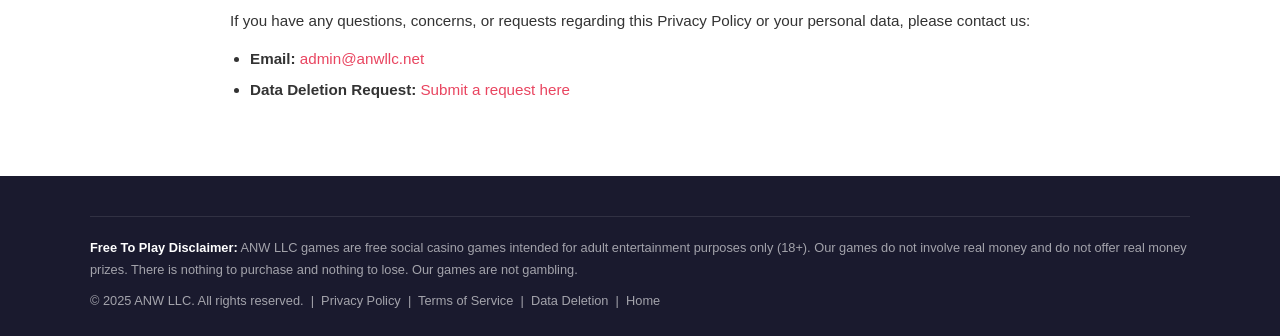
<file: privacy-policy.html>
<!DOCTYPE html>
<html lang="en">
<head>
  <meta charset="UTF-8" />
  <meta name="viewport" content="width=device-width, initial-scale=1.0" />
  <title>Privacy Policy — ANW LLC</title>
  <meta name="description" content="ANW LLC Privacy Policy — how we collect, use, and protect your data." />
  <link rel="stylesheet" href="styles.css" />
</head>
<body>

<div class="play-money-bar">
  🎰 ALL GAMES USE PLAY MONEY ONLY &nbsp;|&nbsp; NO REAL MONEY &nbsp;|&nbsp; NO PRIZES &nbsp;|&nbsp; FOR ENTERTAINMENT PURPOSES ONLY
</div>

<nav>
  <div class="nav-inner">
    <a href="index.html" class="nav-logo">ANW<span>LLC</span></a>
    <ul class="nav-links">
      <li><a href="index.html#about">About</a></li>
      <li><a href="index.html#games">Our Games</a></li>
      <li><a href="index.html#contact">Contact</a></li>
      <li><a href="privacy-policy.html">Privacy</a></li>
      <li><a href="terms.html">Terms</a></li>
    </ul>
  </div>
</nav>

<div class="page-header">
  <div class="page-header-inner">
    <h1>Privacy Policy</h1>
    <p>How ANW LLC collects, uses, and protects your information.</p>
  </div>
</div>

<div class="content-page">
  <div class="content-inner">
    <p class="updated">Last Updated: June 18, 2025 &nbsp;|&nbsp; Effective Date: June 18, 2025</p>

    <p>ANW LLC ("ANW LLC," "we," "us," or "our") is committed to protecting your privacy. This Privacy Policy describes how we collect, use, disclose, and safeguard information when you use our social casino games, applications, and website (collectively, the "Services").</p>

    <p><strong>Our games are play-money only social entertainment. We do not process real financial transactions, and no payment data is collected or stored by us.</strong></p>

    <h2>1. Information We Collect</h2>

    <h3>Information You Provide</h3>
    <ul>
      <li><strong>Account Information:</strong> Username, email address, and optional profile information when you create an account.</li>
      <li><strong>Communications:</strong> Messages you send to our support team at admin@anwllc.net.</li>
      <li><strong>User Content:</strong> Any content you submit within our games (chat messages, usernames, etc.).</li>
    </ul>

    <h3>Information Collected Automatically</h3>
    <ul>
      <li><strong>Device Information:</strong> Device type, operating system, unique device identifiers, and mobile network information.</li>
      <li><strong>Usage Data:</strong> Game play activity, features used, time spent in-app, in-game progress, and game statistics.</li>
      <li><strong>Log Data:</strong> IP address, browser type, pages visited, referring URLs, and timestamps.</li>
      <li><strong>Analytics Data:</strong> Crash reports and performance data to improve our Services.</li>
    </ul>

    <h3>Information from Third Parties</h3>
    <ul>
      <li><strong>Social Login:</strong> If you sign in with Facebook, Google, Apple, or another provider, we receive your name, email, and profile photo from that provider, subject to your privacy settings there.</li>
      <li><strong>Advertising Partners:</strong> Our advertising partners may provide us with aggregate demographic or interest data as permitted under applicable law and platform policies.</li>
    </ul>

    <h2>2. How We Use Your Information</h2>
    <p>We use the information we collect to:</p>
    <ul>
      <li>Provide, operate, and maintain our Services</li>
      <li>Create and manage your account</li>
      <li>Enable in-game features such as leaderboards, social clubs, and gifting</li>
      <li>Send you game-related notifications (you may opt out at any time)</li>
      <li>Respond to your support requests and communications</li>
      <li>Monitor and analyze usage to improve our games</li>
      <li>Detect and prevent fraud, cheating, or abuse</li>
      <li>Comply with legal obligations</li>
      <li>Display interest-based advertisements (where permitted by applicable law)</li>
    </ul>

    <p>We do not sell your personal information to third parties for their own marketing purposes.</p>

    <h2>3. How We Share Your Information</h2>
    <p>We may share your information with:</p>
    <ul>
      <li><strong>Service Providers:</strong> Third-party vendors who assist us in operating our Services (cloud hosting, analytics, customer support, push notifications). These parties are contractually bound to keep your data confidential.</li>
      <li><strong>Advertising Partners:</strong> To serve and measure advertisements for our Services, subject to applicable privacy laws and platform policies. We do not share your name or email with ad networks without your consent.</li>
      <li><strong>Legal Requirements:</strong> When required by law, court order, or to protect the rights and safety of ANW LLC and our users.</li>
      <li><strong>Business Transfers:</strong> In connection with a merger, acquisition, or sale of assets, your information may be transferred. We will notify you of any such change.</li>
    </ul>

    <h2>4. Your Rights and Choices</h2>
    <p>Depending on your location, you may have the following rights:</p>
    <ul>
      <li><strong>Access:</strong> Request a copy of the personal information we hold about you.</li>
      <li><strong>Correction:</strong> Request that we correct inaccurate information.</li>
      <li><strong>Deletion:</strong> Request that we delete your personal information. Submit a request at our <a href="data-deletion.html">Data Deletion page</a> or email admin@anwllc.net.</li>
      <li><strong>Opt-Out of Advertising:</strong> You may opt out of interest-based advertising through your device settings or platform controls (e.g., Limit Ad Tracking on iOS, Opt Out of Ads Personalization on Android).</li>
      <li><strong>Push Notifications:</strong> You may disable push notifications in your device settings at any time.</li>
      <li><strong>California Residents:</strong> California residents may exercise additional rights under the CCPA, including the right to know, right to delete, and right to opt out of the sale of personal information. We do not sell personal information.</li>
    </ul>

    <h2>5. Data Retention</h2>
    <p>We retain your personal information for as long as your account is active or as needed to provide our Services. Upon account deletion, we will delete or anonymize your information within 30 days, except where we are required to retain it for legal compliance, fraud prevention, or dispute resolution.</p>

    <h2>6. Children's Privacy</h2>
    <p>Our Services are intended for users 18 years of age and older. We do not knowingly collect personal information from children under 18. If we learn that we have collected information from a child under 18 without parental consent, we will promptly delete it. If you believe we have collected information from a minor, please contact us at admin@anwllc.net.</p>

    <h2>7. Security</h2>
    <p>We implement industry-standard technical and organizational measures to protect your information against unauthorized access, loss, or alteration. However, no method of transmission over the Internet or electronic storage is 100% secure, and we cannot guarantee absolute security.</p>

    <h2>8. Third-Party Links and Services</h2>
    <p>Our Services may link to third-party websites or integrate with third-party platforms. We are not responsible for the privacy practices of those third parties. We encourage you to review the privacy policies of any third-party services you access.</p>

    <h2>9. International Data Transfers</h2>
    <p>If you are accessing our Services from outside the United States, your information may be transferred to and processed in the United States, where data protection laws may differ from those in your country. By using our Services, you consent to this transfer.</p>

    <h2>10. Changes to This Policy</h2>
    <p>We may update this Privacy Policy from time to time. We will notify you of material changes by posting the new policy on this page with an updated effective date. Your continued use of our Services after any changes constitutes your acceptance of the revised Privacy Policy.</p>

    <h2>11. Contact Us</h2>
    <p>If you have any questions, concerns, or requests regarding this Privacy Policy or your personal data, please contact us:</p>
    <ul>
      <li><strong>Email:</strong> <a href="mailto:admin@anwllc.net">admin@anwllc.net</a></li>
      <li><strong>Data Deletion Request:</strong> <a href="data-deletion.html">Submit a request here</a></li>
    </ul>
  </div>
</div>

<footer>
  <div class="footer-inner">
    <div class="footer-disclaimer">
      <p><strong style="color:#fff;">Free To Play Disclaimer:</strong> ANW LLC games are free social casino games intended for adult entertainment purposes only (18+). Our games do not involve real money and do not offer real money prizes. There is nothing to purchase and nothing to lose. Our games are not gambling.</p>
      <p style="margin-top:10px;">© 2025 ANW LLC. All rights reserved. &nbsp;|&nbsp; <a href="privacy-policy.html" style="color:rgba(255,255,255,0.6);">Privacy Policy</a> &nbsp;|&nbsp; <a href="terms.html" style="color:rgba(255,255,255,0.6);">Terms of Service</a> &nbsp;|&nbsp; <a href="data-deletion.html" style="color:rgba(255,255,255,0.6);">Data Deletion</a> &nbsp;|&nbsp; <a href="index.html" style="color:rgba(255,255,255,0.6);">Home</a></p>
    </div>
  </div>
</footer>

</body>
</html>
</file>
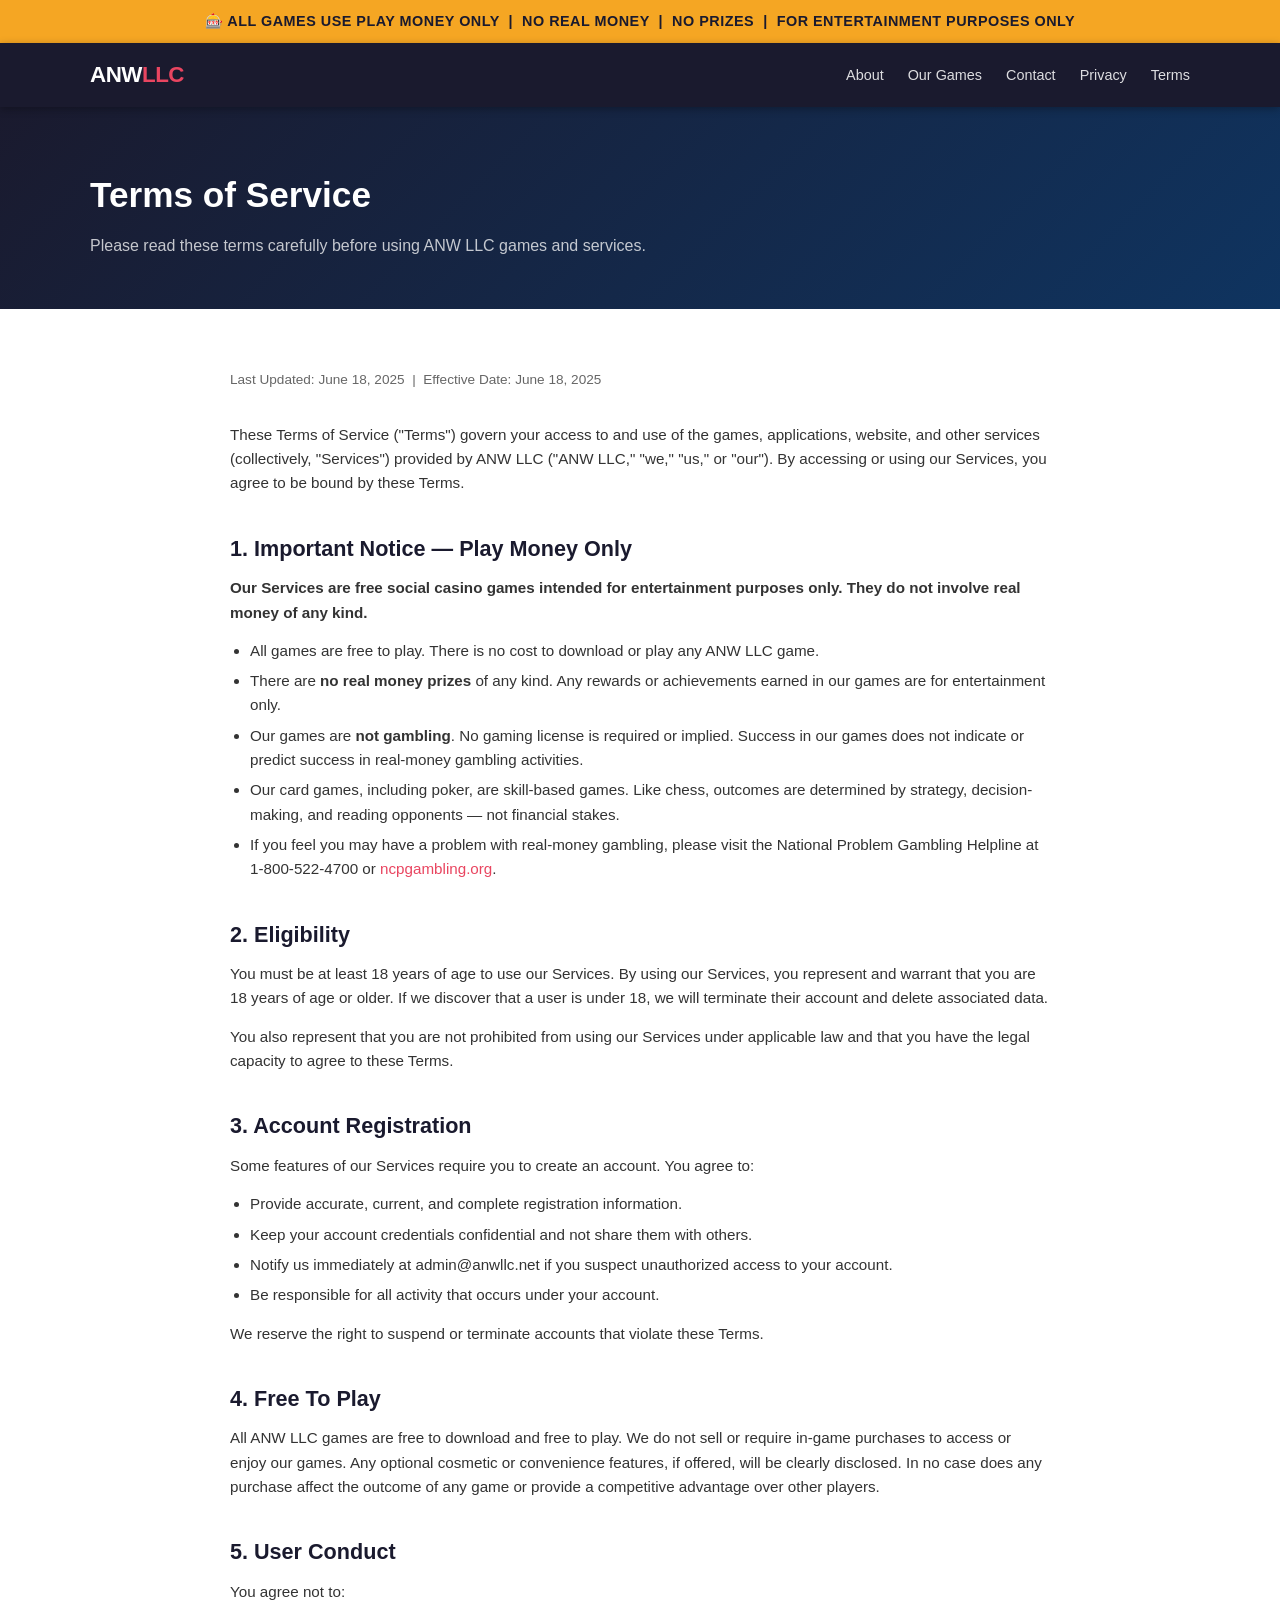
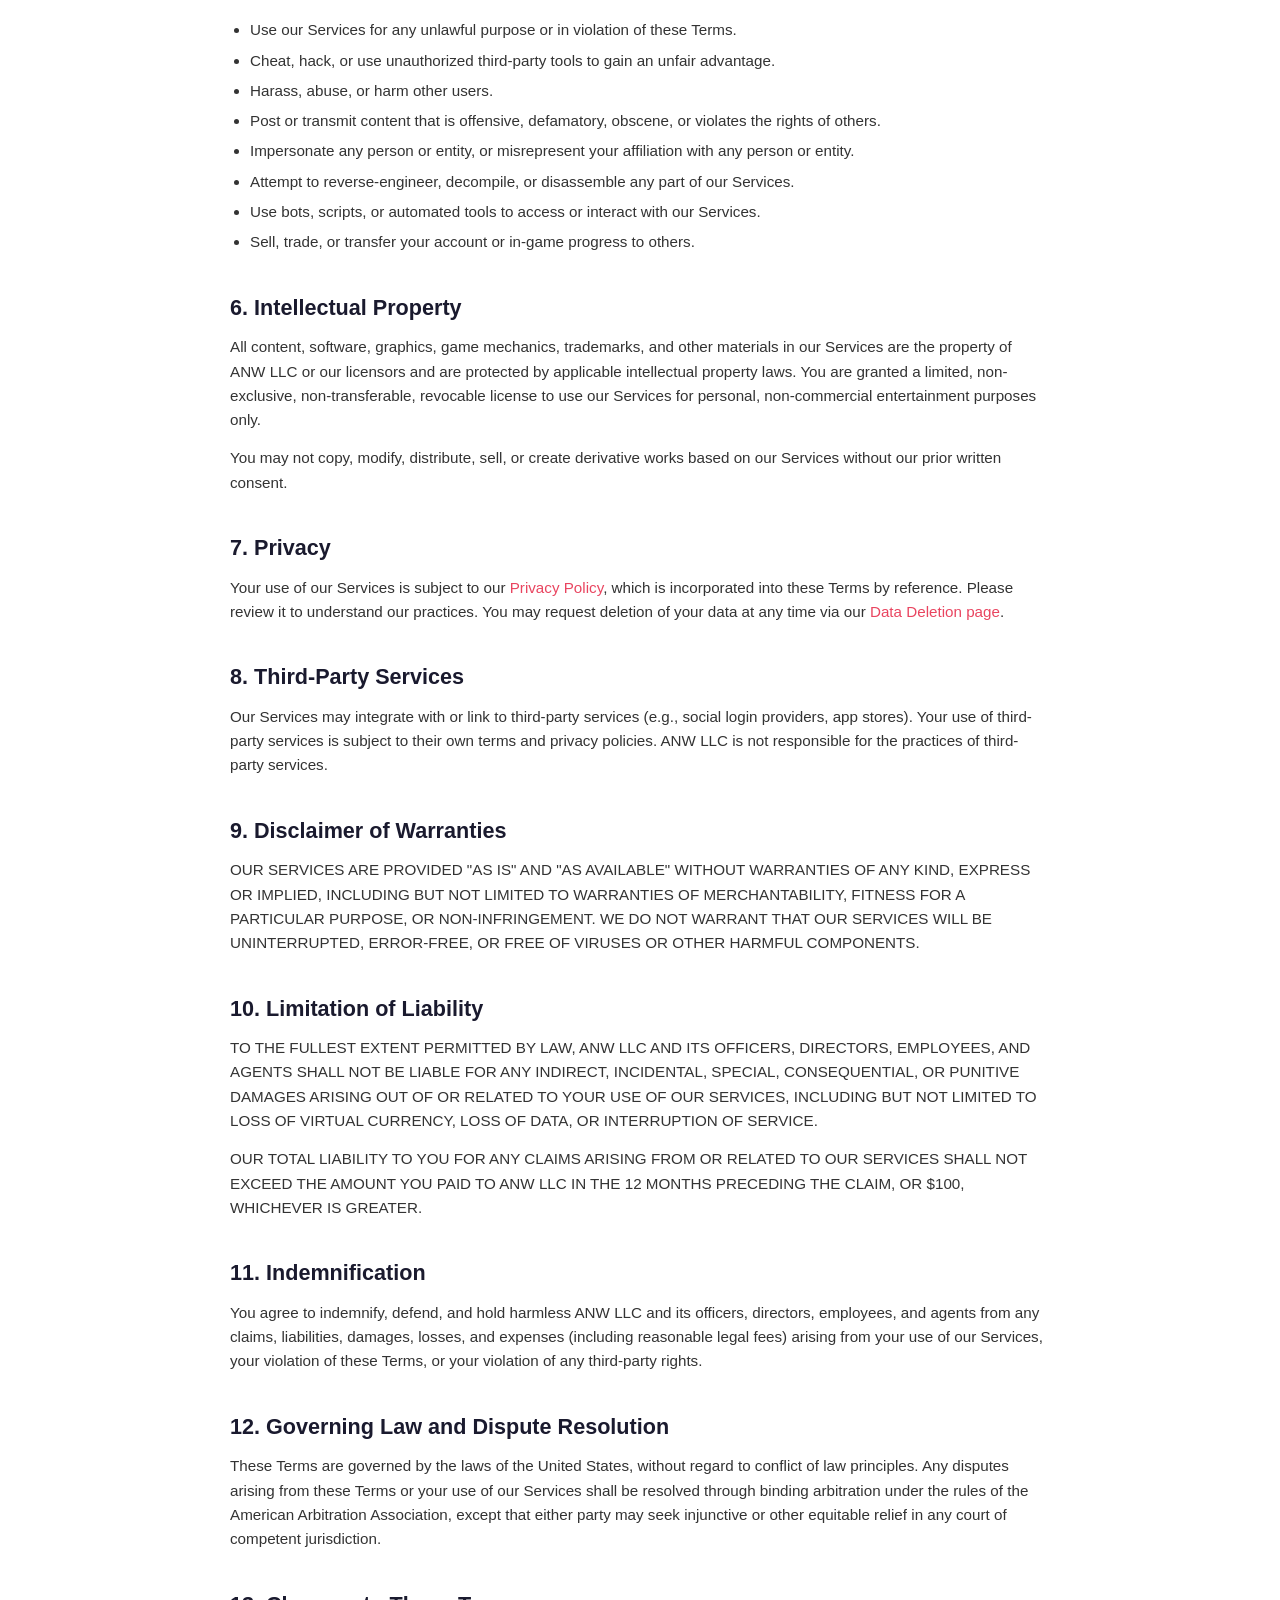
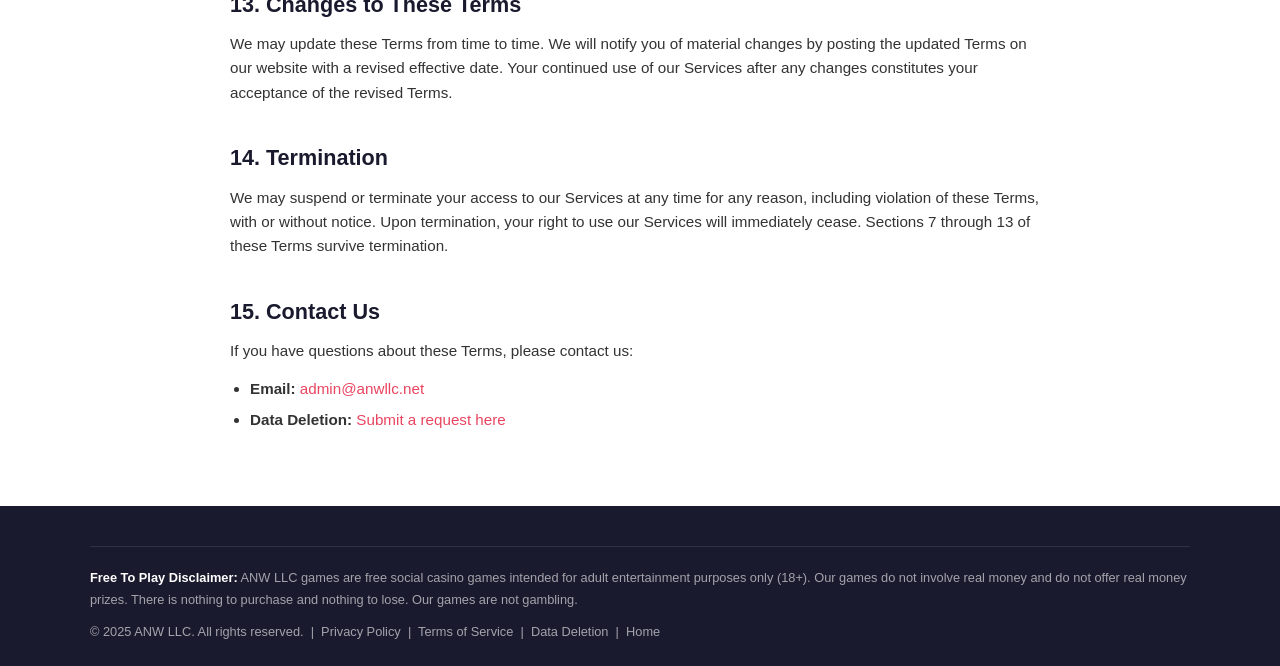
<file: terms.html>
<!DOCTYPE html>
<html lang="en">
<head>
  <meta charset="UTF-8" />
  <meta name="viewport" content="width=device-width, initial-scale=1.0" />
  <title>Terms of Service — ANW LLC</title>
  <meta name="description" content="ANW LLC Terms of Service — the rules and conditions for using our social casino games." />
  <link rel="stylesheet" href="styles.css" />
</head>
<body>

<div class="play-money-bar">
  🎰 ALL GAMES USE PLAY MONEY ONLY &nbsp;|&nbsp; NO REAL MONEY &nbsp;|&nbsp; NO PRIZES &nbsp;|&nbsp; FOR ENTERTAINMENT PURPOSES ONLY
</div>

<nav>
  <div class="nav-inner">
    <a href="index.html" class="nav-logo">ANW<span>LLC</span></a>
    <ul class="nav-links">
      <li><a href="index.html#about">About</a></li>
      <li><a href="index.html#games">Our Games</a></li>
      <li><a href="index.html#contact">Contact</a></li>
      <li><a href="privacy-policy.html">Privacy</a></li>
      <li><a href="terms.html">Terms</a></li>
    </ul>
  </div>
</nav>

<div class="page-header">
  <div class="page-header-inner">
    <h1>Terms of Service</h1>
    <p>Please read these terms carefully before using ANW LLC games and services.</p>
  </div>
</div>

<div class="content-page">
  <div class="content-inner">
    <p class="updated">Last Updated: June 18, 2025 &nbsp;|&nbsp; Effective Date: June 18, 2025</p>

    <p>These Terms of Service ("Terms") govern your access to and use of the games, applications, website, and other services (collectively, "Services") provided by ANW LLC ("ANW LLC," "we," "us," or "our"). By accessing or using our Services, you agree to be bound by these Terms.</p>

    <h2>1. Important Notice — Play Money Only</h2>
    <p><strong>Our Services are free social casino games intended for entertainment purposes only. They do not involve real money of any kind.</strong></p>
    <ul>
      <li>All games are free to play. There is no cost to download or play any ANW LLC game.</li>
      <li>There are <strong>no real money prizes</strong> of any kind. Any rewards or achievements earned in our games are for entertainment only.</li>
      <li>Our games are <strong>not gambling</strong>. No gaming license is required or implied. Success in our games does not indicate or predict success in real-money gambling activities.</li>
      <li>Our card games, including poker, are skill-based games. Like chess, outcomes are determined by strategy, decision-making, and reading opponents — not financial stakes.</li>
      <li>If you feel you may have a problem with real-money gambling, please visit the National Problem Gambling Helpline at 1-800-522-4700 or <a href="https://www.ncpgambling.org" target="_blank" rel="noopener">ncpgambling.org</a>.</li>
    </ul>

    <h2>2. Eligibility</h2>
    <p>You must be at least 18 years of age to use our Services. By using our Services, you represent and warrant that you are 18 years of age or older. If we discover that a user is under 18, we will terminate their account and delete associated data.</p>
    <p>You also represent that you are not prohibited from using our Services under applicable law and that you have the legal capacity to agree to these Terms.</p>

    <h2>3. Account Registration</h2>
    <p>Some features of our Services require you to create an account. You agree to:</p>
    <ul>
      <li>Provide accurate, current, and complete registration information.</li>
      <li>Keep your account credentials confidential and not share them with others.</li>
      <li>Notify us immediately at admin@anwllc.net if you suspect unauthorized access to your account.</li>
      <li>Be responsible for all activity that occurs under your account.</li>
    </ul>
    <p>We reserve the right to suspend or terminate accounts that violate these Terms.</p>

    <h2>4. Free To Play</h2>
    <p>All ANW LLC games are free to download and free to play. We do not sell or require in-game purchases to access or enjoy our games. Any optional cosmetic or convenience features, if offered, will be clearly disclosed. In no case does any purchase affect the outcome of any game or provide a competitive advantage over other players.</p>

    <h2>5. User Conduct</h2>
    <p>You agree not to:</p>
    <ul>
      <li>Use our Services for any unlawful purpose or in violation of these Terms.</li>
      <li>Cheat, hack, or use unauthorized third-party tools to gain an unfair advantage.</li>
      <li>Harass, abuse, or harm other users.</li>
      <li>Post or transmit content that is offensive, defamatory, obscene, or violates the rights of others.</li>
      <li>Impersonate any person or entity, or misrepresent your affiliation with any person or entity.</li>
      <li>Attempt to reverse-engineer, decompile, or disassemble any part of our Services.</li>
      <li>Use bots, scripts, or automated tools to access or interact with our Services.</li>
      <li>Sell, trade, or transfer your account or in-game progress to others.</li>
    </ul>

    <h2>6. Intellectual Property</h2>
    <p>All content, software, graphics, game mechanics, trademarks, and other materials in our Services are the property of ANW LLC or our licensors and are protected by applicable intellectual property laws. You are granted a limited, non-exclusive, non-transferable, revocable license to use our Services for personal, non-commercial entertainment purposes only.</p>
    <p>You may not copy, modify, distribute, sell, or create derivative works based on our Services without our prior written consent.</p>

    <h2>7. Privacy</h2>
    <p>Your use of our Services is subject to our <a href="privacy-policy.html">Privacy Policy</a>, which is incorporated into these Terms by reference. Please review it to understand our practices. You may request deletion of your data at any time via our <a href="data-deletion.html">Data Deletion page</a>.</p>

    <h2>8. Third-Party Services</h2>
    <p>Our Services may integrate with or link to third-party services (e.g., social login providers, app stores). Your use of third-party services is subject to their own terms and privacy policies. ANW LLC is not responsible for the practices of third-party services.</p>

    <h2>9. Disclaimer of Warranties</h2>
    <p>OUR SERVICES ARE PROVIDED "AS IS" AND "AS AVAILABLE" WITHOUT WARRANTIES OF ANY KIND, EXPRESS OR IMPLIED, INCLUDING BUT NOT LIMITED TO WARRANTIES OF MERCHANTABILITY, FITNESS FOR A PARTICULAR PURPOSE, OR NON-INFRINGEMENT. WE DO NOT WARRANT THAT OUR SERVICES WILL BE UNINTERRUPTED, ERROR-FREE, OR FREE OF VIRUSES OR OTHER HARMFUL COMPONENTS.</p>

    <h2>10. Limitation of Liability</h2>
    <p>TO THE FULLEST EXTENT PERMITTED BY LAW, ANW LLC AND ITS OFFICERS, DIRECTORS, EMPLOYEES, AND AGENTS SHALL NOT BE LIABLE FOR ANY INDIRECT, INCIDENTAL, SPECIAL, CONSEQUENTIAL, OR PUNITIVE DAMAGES ARISING OUT OF OR RELATED TO YOUR USE OF OUR SERVICES, INCLUDING BUT NOT LIMITED TO LOSS OF VIRTUAL CURRENCY, LOSS OF DATA, OR INTERRUPTION OF SERVICE.</p>
    <p>OUR TOTAL LIABILITY TO YOU FOR ANY CLAIMS ARISING FROM OR RELATED TO OUR SERVICES SHALL NOT EXCEED THE AMOUNT YOU PAID TO ANW LLC IN THE 12 MONTHS PRECEDING THE CLAIM, OR $100, WHICHEVER IS GREATER.</p>

    <h2>11. Indemnification</h2>
    <p>You agree to indemnify, defend, and hold harmless ANW LLC and its officers, directors, employees, and agents from any claims, liabilities, damages, losses, and expenses (including reasonable legal fees) arising from your use of our Services, your violation of these Terms, or your violation of any third-party rights.</p>

    <h2>12. Governing Law and Dispute Resolution</h2>
    <p>These Terms are governed by the laws of the United States, without regard to conflict of law principles. Any disputes arising from these Terms or your use of our Services shall be resolved through binding arbitration under the rules of the American Arbitration Association, except that either party may seek injunctive or other equitable relief in any court of competent jurisdiction.</p>

    <h2>13. Changes to These Terms</h2>
    <p>We may update these Terms from time to time. We will notify you of material changes by posting the updated Terms on our website with a revised effective date. Your continued use of our Services after any changes constitutes your acceptance of the revised Terms.</p>

    <h2>14. Termination</h2>
    <p>We may suspend or terminate your access to our Services at any time for any reason, including violation of these Terms, with or without notice. Upon termination, your right to use our Services will immediately cease. Sections 7 through 13 of these Terms survive termination.</p>

    <h2>15. Contact Us</h2>
    <p>If you have questions about these Terms, please contact us:</p>
    <ul>
      <li><strong>Email:</strong> <a href="mailto:admin@anwllc.net">admin@anwllc.net</a></li>
      <li><strong>Data Deletion:</strong> <a href="data-deletion.html">Submit a request here</a></li>
    </ul>
  </div>
</div>

<footer>
  <div class="footer-inner">
    <div class="footer-disclaimer">
      <p><strong style="color:#fff;">Free To Play Disclaimer:</strong> ANW LLC games are free social casino games intended for adult entertainment purposes only (18+). Our games do not involve real money and do not offer real money prizes. There is nothing to purchase and nothing to lose. Our games are not gambling.</p>
      <p style="margin-top:10px;">© 2025 ANW LLC. All rights reserved. &nbsp;|&nbsp; <a href="privacy-policy.html" style="color:rgba(255,255,255,0.6);">Privacy Policy</a> &nbsp;|&nbsp; <a href="terms.html" style="color:rgba(255,255,255,0.6);">Terms of Service</a> &nbsp;|&nbsp; <a href="data-deletion.html" style="color:rgba(255,255,255,0.6);">Data Deletion</a> &nbsp;|&nbsp; <a href="index.html" style="color:rgba(255,255,255,0.6);">Home</a></p>
    </div>
  </div>
</footer>

</body>
</html>
</file>
<file: styles.css>
:root {
  --primary: #1a1a2e;
  --accent: #e94560;
  --accent2: #f5a623;
  --light: #f8f9fa;
  --text: #333;
  --muted: #666;
  --border: #e0e0e0;
  --card-bg: #fff;
  --max-w: 1100px;
}

* { box-sizing: border-box; margin: 0; padding: 0; }

body {
  font-family: -apple-system, BlinkMacSystemFont, 'Segoe UI', Roboto, sans-serif;
  color: var(--text);
  background: var(--light);
  line-height: 1.6;
}

a { color: var(--accent); text-decoration: none; }
a:hover { text-decoration: underline; }

/* NAV */
nav {
  background: var(--primary);
  padding: 0 24px;
  position: sticky;
  top: 0;
  z-index: 100;
  box-shadow: 0 2px 8px rgba(0,0,0,0.3);
}
.nav-inner {
  max-width: var(--max-w);
  margin: 0 auto;
  display: flex;
  align-items: center;
  justify-content: space-between;
  height: 64px;
}
.nav-logo {
  color: #fff;
  font-size: 1.4rem;
  font-weight: 800;
  letter-spacing: -0.5px;
  text-decoration: none;
}
.nav-logo span { color: var(--accent); }
.nav-links { display: flex; gap: 24px; list-style: none; }
.nav-links a {
  color: rgba(255,255,255,0.85);
  font-size: 0.9rem;
  font-weight: 500;
  transition: color 0.2s;
}
.nav-links a:hover { color: var(--accent2); text-decoration: none; }

/* PLAY MONEY BANNER */
.play-money-bar {
  background: var(--accent2);
  color: #1a1a2e;
  text-align: center;
  padding: 10px 20px;
  font-weight: 700;
  font-size: 0.9rem;
  letter-spacing: 0.5px;
}

/* HERO */
.hero {
  background: linear-gradient(135deg, #1a1a2e 0%, #16213e 60%, #0f3460 100%);
  color: #fff;
  padding: 90px 24px 80px;
  text-align: center;
}
.hero-inner { max-width: 760px; margin: 0 auto; }
.hero-badge {
  display: inline-block;
  background: rgba(233,69,96,0.2);
  border: 1px solid var(--accent);
  color: var(--accent);
  border-radius: 99px;
  padding: 4px 16px;
  font-size: 0.8rem;
  font-weight: 700;
  letter-spacing: 1px;
  text-transform: uppercase;
  margin-bottom: 20px;
}
.hero h1 {
  font-size: clamp(2rem, 5vw, 3.2rem);
  font-weight: 900;
  line-height: 1.15;
  margin-bottom: 16px;
}
.hero h1 em { color: var(--accent2); font-style: normal; }
.hero p {
  font-size: 1.15rem;
  color: rgba(255,255,255,0.8);
  max-width: 600px;
  margin: 0 auto 32px;
}
.hero-disclaimer {
  display: inline-block;
  background: rgba(255,255,255,0.1);
  border: 1px solid rgba(255,255,255,0.25);
  border-radius: 8px;
  padding: 12px 24px;
  font-size: 0.85rem;
  color: rgba(255,255,255,0.75);
  max-width: 560px;
}
.hero-disclaimer strong { color: var(--accent2); }

/* SECTION */
section { padding: 70px 24px; }
.section-inner { max-width: var(--max-w); margin: 0 auto; }
.section-title {
  font-size: 1.9rem;
  font-weight: 800;
  margin-bottom: 8px;
  color: var(--primary);
}
.section-sub {
  color: var(--muted);
  margin-bottom: 40px;
  font-size: 1.05rem;
}

/* DISCLAIMER BLOCK */
.disclaimer-section { background: #fff3cd; border-top: 4px solid var(--accent2); }
.disclaimer-grid {
  display: grid;
  grid-template-columns: repeat(auto-fit, minmax(220px, 1fr));
  gap: 20px;
  margin-top: 24px;
}
.disclaimer-card {
  background: #fff;
  border-radius: 10px;
  padding: 24px;
  border: 1px solid #ffd980;
  text-align: center;
}
.disclaimer-icon { font-size: 2rem; margin-bottom: 10px; }
.disclaimer-card h3 { font-size: 1rem; font-weight: 700; color: var(--primary); margin-bottom: 6px; }
.disclaimer-card p { font-size: 0.875rem; color: var(--muted); }

/* FEATURES */
.features-section { background: var(--light); }
.features-grid {
  display: grid;
  grid-template-columns: repeat(auto-fit, minmax(280px, 1fr));
  gap: 24px;
}
.feature-card {
  background: var(--card-bg);
  border-radius: 12px;
  padding: 28px;
  border: 1px solid var(--border);
  box-shadow: 0 2px 8px rgba(0,0,0,0.04);
}
.feature-icon { font-size: 1.8rem; margin-bottom: 12px; }
.feature-card h3 { font-size: 1.05rem; font-weight: 700; margin-bottom: 8px; color: var(--primary); }
.feature-card p { font-size: 0.9rem; color: var(--muted); }

/* ADVERTISING COMPLIANCE */
.compliance-section { background: var(--primary); color: #fff; }
.compliance-section .section-title { color: #fff; }
.compliance-section .section-sub { color: rgba(255,255,255,0.7); }
.compliance-list {
  list-style: none;
  display: grid;
  grid-template-columns: repeat(auto-fit, minmax(280px, 1fr));
  gap: 16px;
}
.compliance-list li {
  background: rgba(255,255,255,0.07);
  border: 1px solid rgba(255,255,255,0.15);
  border-radius: 10px;
  padding: 18px 20px;
  font-size: 0.92rem;
  display: flex;
  align-items: flex-start;
  gap: 12px;
}
.compliance-list li::before {
  content: '✓';
  color: var(--accent2);
  font-weight: 900;
  font-size: 1rem;
  flex-shrink: 0;
  margin-top: 1px;
}

/* CONTACT */
.contact-section { background: #fff; }
.contact-grid {
  display: grid;
  grid-template-columns: repeat(auto-fit, minmax(220px, 1fr));
  gap: 20px;
  margin-top: 8px;
}
.contact-card {
  background: var(--light);
  border-radius: 10px;
  padding: 24px;
  border: 1px solid var(--border);
}
.contact-card h3 { font-size: 0.85rem; font-weight: 700; text-transform: uppercase; letter-spacing: 0.5px; color: var(--muted); margin-bottom: 8px; }
.contact-card a { font-size: 1rem; font-weight: 600; color: var(--accent); }
.contact-card p { font-size: 0.9rem; color: var(--muted); margin-top: 4px; }

/* FOOTER */
footer {
  background: var(--primary);
  color: rgba(255,255,255,0.6);
  padding: 40px 24px 24px;
}
.footer-inner {
  max-width: var(--max-w);
  margin: 0 auto;
}
.footer-top {
  display: flex;
  flex-wrap: wrap;
  justify-content: space-between;
  gap: 24px;
  margin-bottom: 32px;
}
.footer-brand h2 { color: #fff; font-size: 1.3rem; font-weight: 800; margin-bottom: 8px; }
.footer-brand h2 span { color: var(--accent); }
.footer-brand p { font-size: 0.85rem; max-width: 300px; }
.footer-links h4 { color: #fff; font-size: 0.85rem; font-weight: 700; margin-bottom: 12px; text-transform: uppercase; letter-spacing: 0.5px; }
.footer-links ul { list-style: none; display: flex; flex-direction: column; gap: 8px; }
.footer-links a { color: rgba(255,255,255,0.6); font-size: 0.875rem; }
.footer-links a:hover { color: var(--accent2); text-decoration: none; }
.footer-disclaimer {
  border-top: 1px solid rgba(255,255,255,0.1);
  padding-top: 20px;
  font-size: 0.8rem;
  line-height: 1.7;
}
.footer-disclaimer p + p { margin-top: 8px; }

/* PAGE HEADER (inner pages) */
.page-header {
  background: linear-gradient(135deg, #1a1a2e, #0f3460);
  color: #fff;
  padding: 60px 24px 50px;
}
.page-header-inner { max-width: var(--max-w); margin: 0 auto; }
.page-header h1 { font-size: 2.2rem; font-weight: 900; margin-bottom: 10px; }
.page-header p { color: rgba(255,255,255,0.75); font-size: 1rem; }

/* CONTENT PAGE */
.content-page { background: #fff; padding: 60px 24px; }
.content-page .content-inner { max-width: 820px; margin: 0 auto; }
.content-page h2 { font-size: 1.35rem; font-weight: 800; color: var(--primary); margin: 36px 0 10px; }
.content-page h3 { font-size: 1.05rem; font-weight: 700; color: var(--primary); margin: 24px 0 8px; }
.content-page p { font-size: 0.95rem; color: var(--text); margin-bottom: 14px; }
.content-page ul { margin: 0 0 14px 20px; }
.content-page ul li { font-size: 0.95rem; color: var(--text); margin-bottom: 6px; }
.content-page .updated { font-size: 0.85rem; color: var(--muted); margin-bottom: 32px; }

/* DATA DELETION FORM */
.deletion-form {
  background: var(--light);
  border: 1px solid var(--border);
  border-radius: 12px;
  padding: 32px;
  margin-top: 24px;
  max-width: 560px;
}
.form-group { margin-bottom: 20px; }
.form-group label { display: block; font-weight: 600; font-size: 0.9rem; margin-bottom: 6px; color: var(--primary); }
.form-group input, .form-group select, .form-group textarea {
  width: 100%;
  padding: 10px 14px;
  border: 1px solid var(--border);
  border-radius: 8px;
  font-size: 0.95rem;
  font-family: inherit;
  color: var(--text);
  background: #fff;
}
.form-group textarea { resize: vertical; min-height: 100px; }
.btn {
  display: inline-block;
  background: var(--accent);
  color: #fff;
  padding: 12px 28px;
  border-radius: 8px;
  border: none;
  font-weight: 700;
  font-size: 0.95rem;
  cursor: pointer;
  font-family: inherit;
  transition: background 0.2s;
}
.btn:hover { background: #c73652; text-decoration: none; }

@media (max-width: 600px) {
  .nav-links { display: none; }
  .hero h1 { font-size: 1.8rem; }
  .footer-top { flex-direction: column; }
}
</file>
